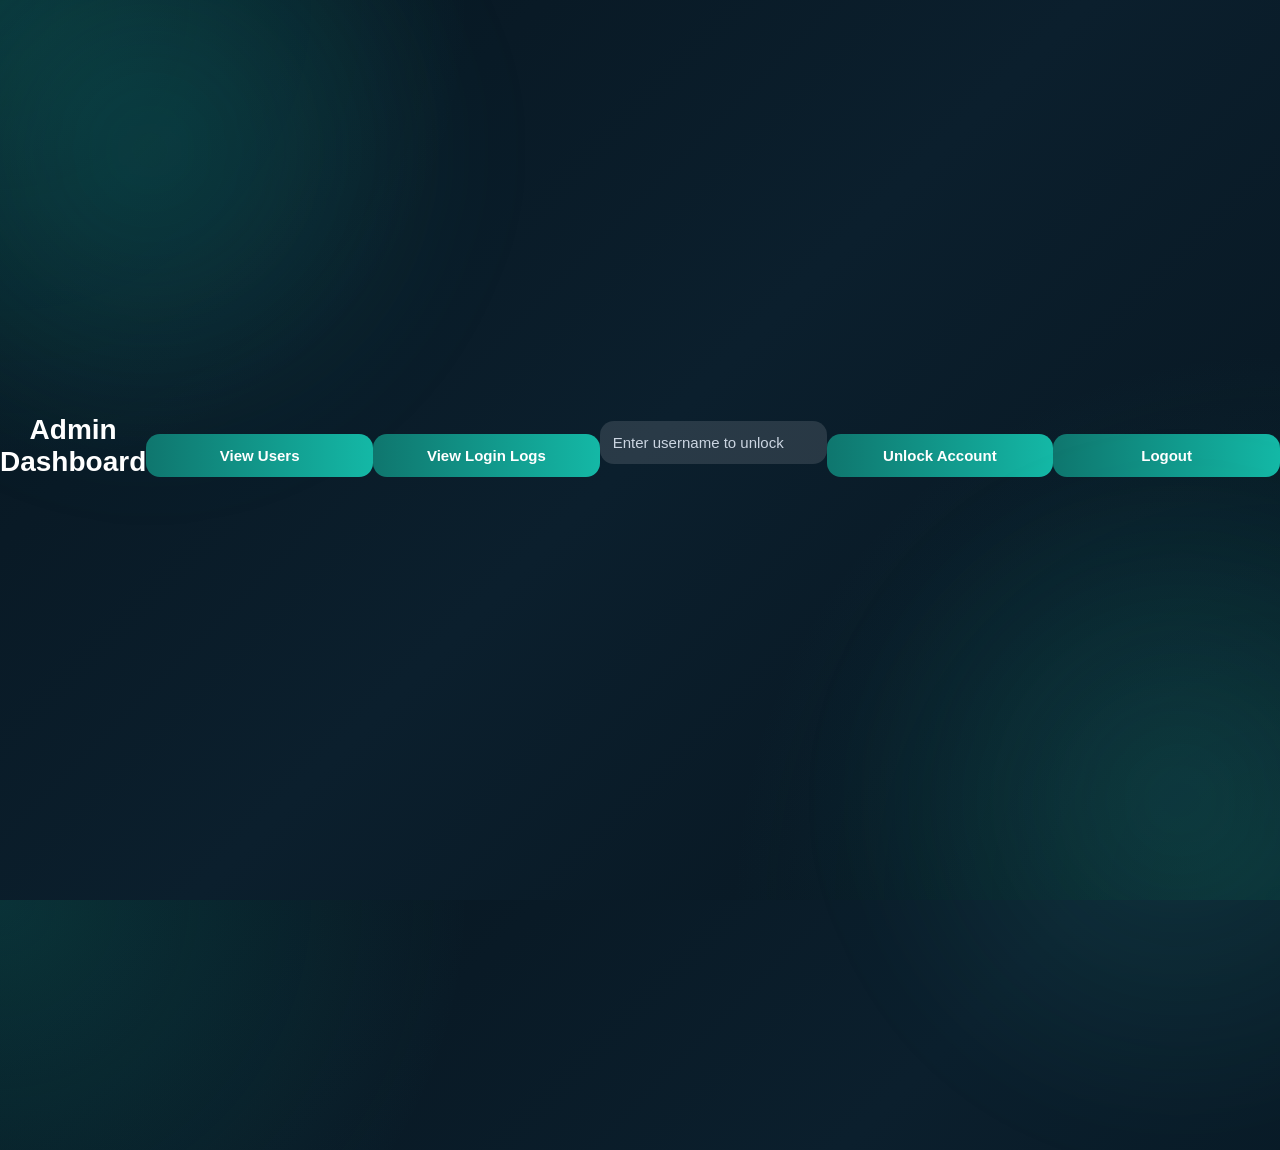
<file: frontend/career-admin.html>
<!DOCTYPE html>
<html>
<head>
    <title>Admin Dashboard</title>
    <link rel="stylesheet" href="career-style.css">
</head>
<body>

<div class="container">
    <h1>Admin Dashboard</h1>

    <button onclick="viewUsers()">View Users</button>
    <button onclick="viewLogs()">View Login Logs</button>

    <input type="text" id="unlockUsername" placeholder="Enter username to unlock">
    <button onclick="unlockUser()">Unlock Account</button>

    <pre id="adminResult"></pre>

    <button onclick="logoutUser()">Logout</button>
</div>

<script src="career-script.js"></script>
</body>
</html>
</file>
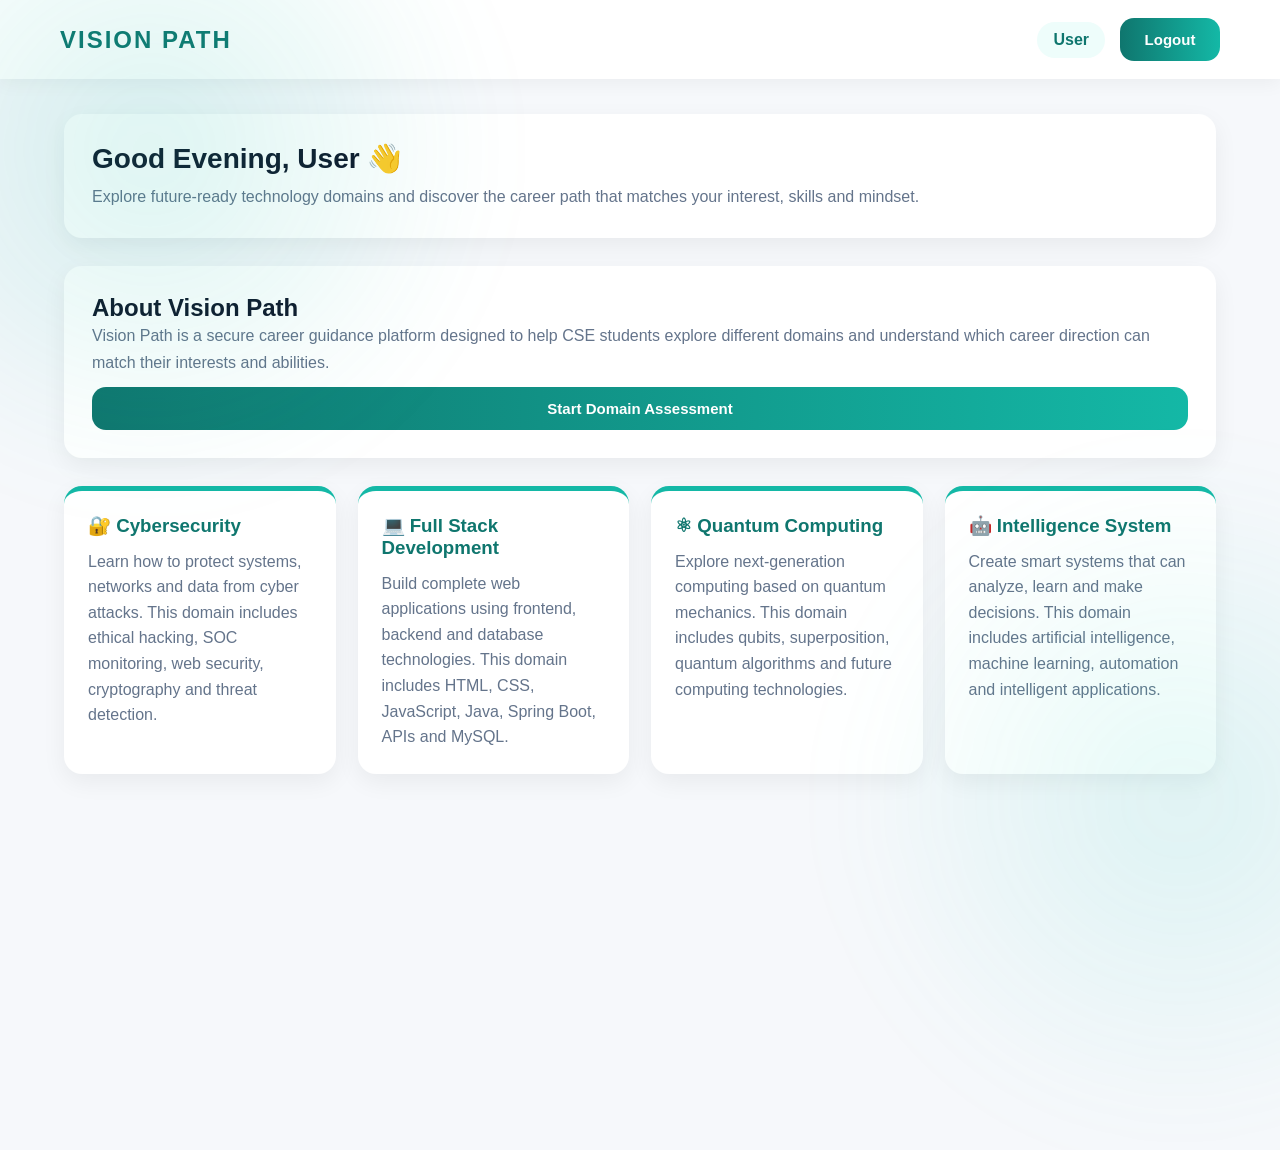
<file: frontend/career-dashboard.html>
<!DOCTYPE html>
<html>
<head>
    <title>Vision Path - Dashboard</title>
    <link rel="stylesheet" href="career-style.css">
</head>

<body class="dashboard-body">

<nav class="navbar">
    <h2>VISION PATH</h2>

    <div class="nav-right">
        <span id="navUsername">User</span>
        <button onclick="logoutUser()">Logout</button>
    </div>
</nav>

<div class="dashboard-container">

    <div class="welcome-card">
        <h1 id="greetingText">Welcome to Vision Path 👋</h1>
        <p>
            Explore future-ready technology domains and discover the career path that matches your interest, skills and mindset.
        </p>
    </div>

    <div class="about-card">

    <h2>About Vision Path</h2>

    <p>
        Vision Path is a secure career guidance platform designed to help CSE students explore different domains and understand which career direction can match their interests and abilities.
    </p>

    <button onclick="window.location.href='career-questions.html'">
        Start Domain Assessment
    </button>

    </div>

    <div class="domain-grid">

        <div class="domain-card">
            <h3>🔐 Cybersecurity</h3>
            <p>
                Learn how to protect systems, networks and data from cyber attacks. This domain includes ethical hacking, SOC monitoring, web security, cryptography and threat detection.
            </p>
        </div>

        <div class="domain-card">
            <h3>💻 Full Stack Development</h3>
            <p>
                Build complete web applications using frontend, backend and database technologies. This domain includes HTML, CSS, JavaScript, Java, Spring Boot, APIs and MySQL.
            </p>
        </div>

        <div class="domain-card">
            <h3>⚛ Quantum Computing</h3>
            <p>
                Explore next-generation computing based on quantum mechanics. This domain includes qubits, superposition, quantum algorithms and future computing technologies.
            </p>
        </div>

        <div class="domain-card">
            <h3>🤖 Intelligence System</h3>
            <p>
                Create smart systems that can analyze, learn and make decisions. This domain includes artificial intelligence, machine learning, automation and intelligent applications.
            </p>
        </div>

    </div>

</div>

<script src="career-script.js"></script>
</body>
</html>
</file>
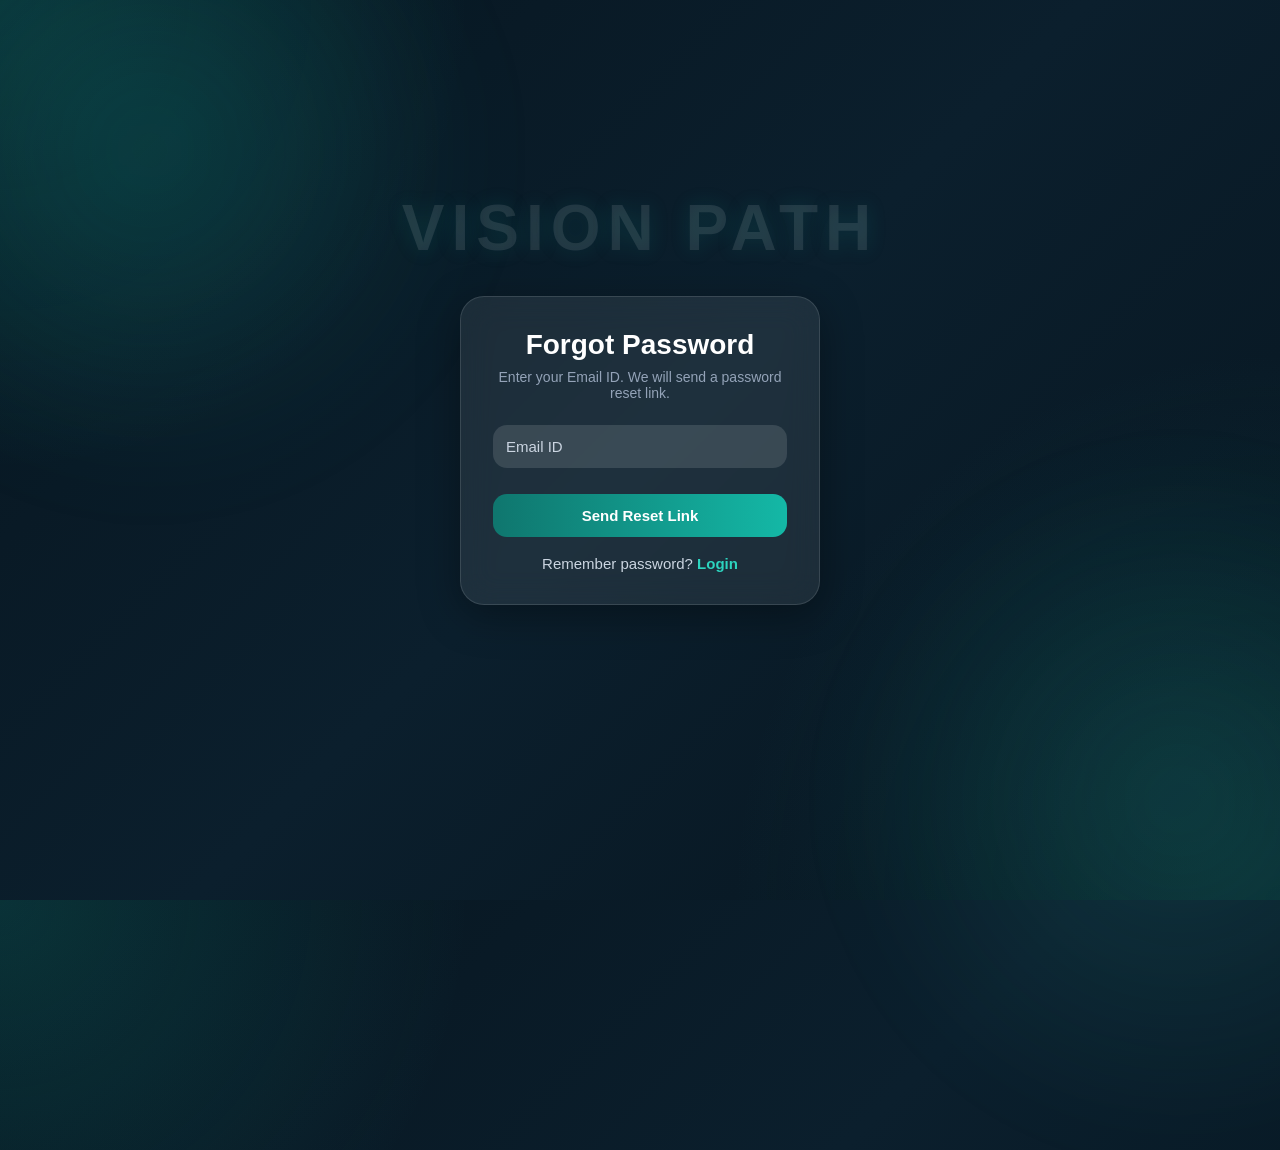
<file: frontend/career-forgot-password.html>
<!DOCTYPE html>
<html>
<head>
    <title>Vision Path - Forgot Password</title>
    <link rel="stylesheet" href="career-style.css">
</head>

<body>

<div class="container">

    <div class="logo">VISION PATH</div>

    <div class="card">

        <h1>Forgot Password</h1>

        <p class="subtitle">
            Enter your Email ID. We will send a password reset link.
        </p>

        <input type="email" id="resetEmail" placeholder="Email ID">

        <button onclick="sendResetLink()">
            Send Reset Link
        </button>

        <p class="bottom-text">
            Remember password?
            <a href="career-login.html">Login</a>
        </p>

        <p id="resetMessage"></p>

    </div>

</div>

<script src="career-script.js"></script>

</body>
</html>
</file>
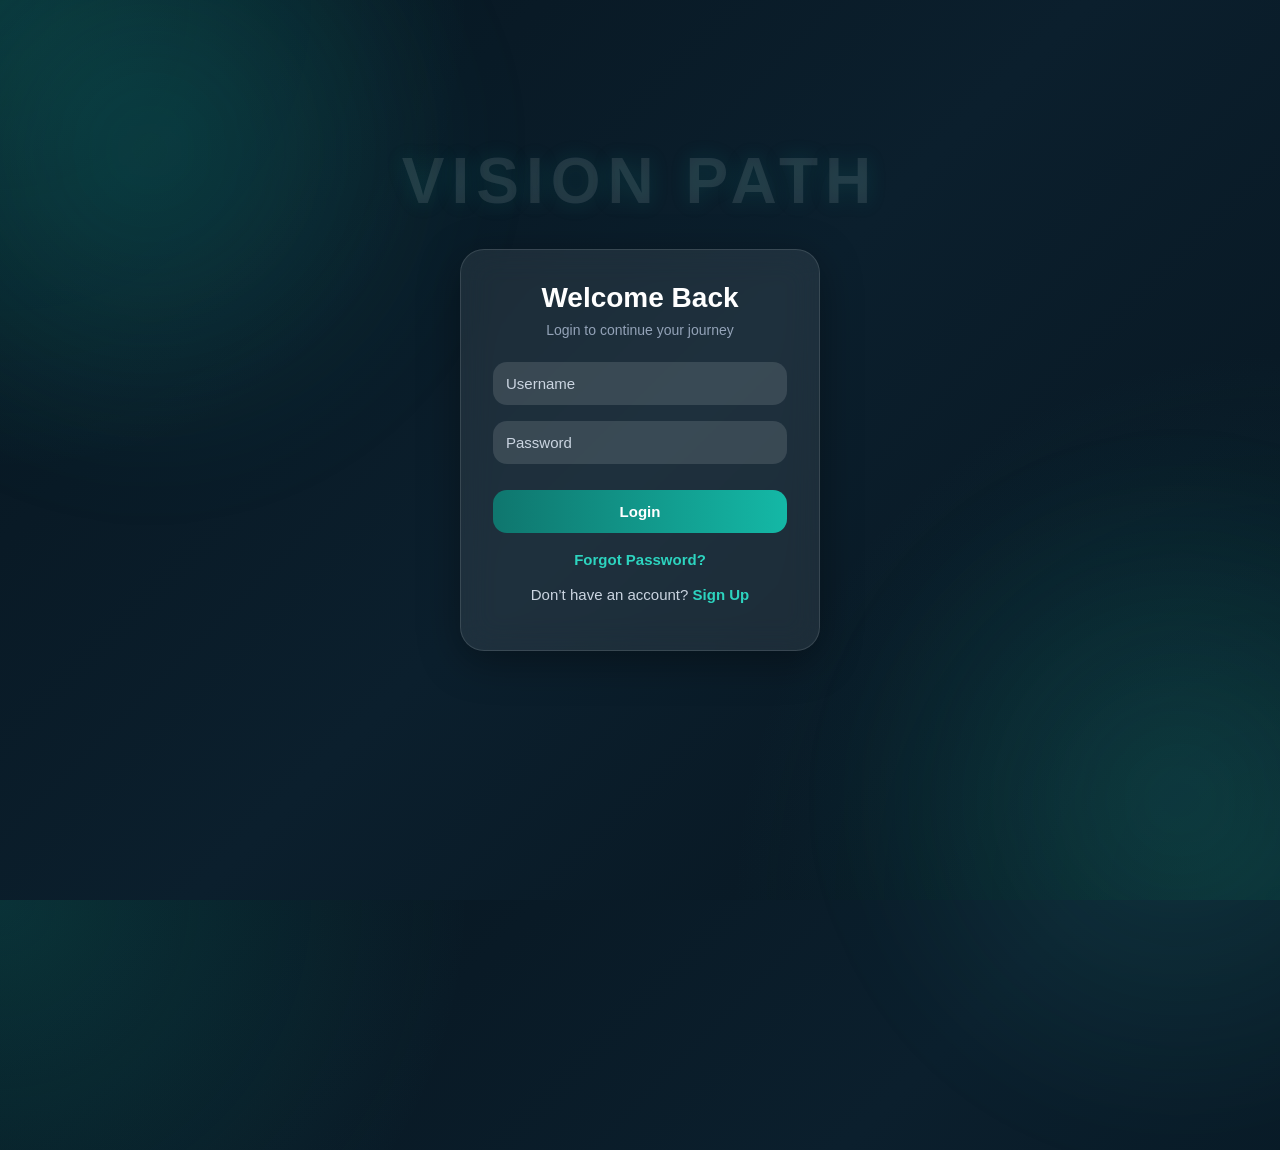
<file: frontend/career-login.html>
<!DOCTYPE html>
<html>
<head>
    <title>Vision Path - Login</title>
    <link rel="stylesheet" href="career-style.css">
</head>

<body>

<div class="container">

    <div class="logo">VISION PATH</div>

    <div class="card">

        <h1>Welcome Back</h1>

        <p class="subtitle">
            Login to continue your journey
        </p>

        <input type="text" id="loginUsername" placeholder="Username">

        <input type="password" id="loginPassword" placeholder="Password">

        <button onclick="loginUser()">
            Login
        </button>

        <p class="bottom-text">
            <a href="career-forgot-password.html">
                Forgot Password?
            </a>
        </p>

        <p class="bottom-text">
            Don’t have an account?
            <a href="career-register.html">Sign Up</a>
        </p>

        <p id="loginMessage"></p>

    </div>

</div>

<script src="career-script.js"></script>

</body>
</html>
</file>
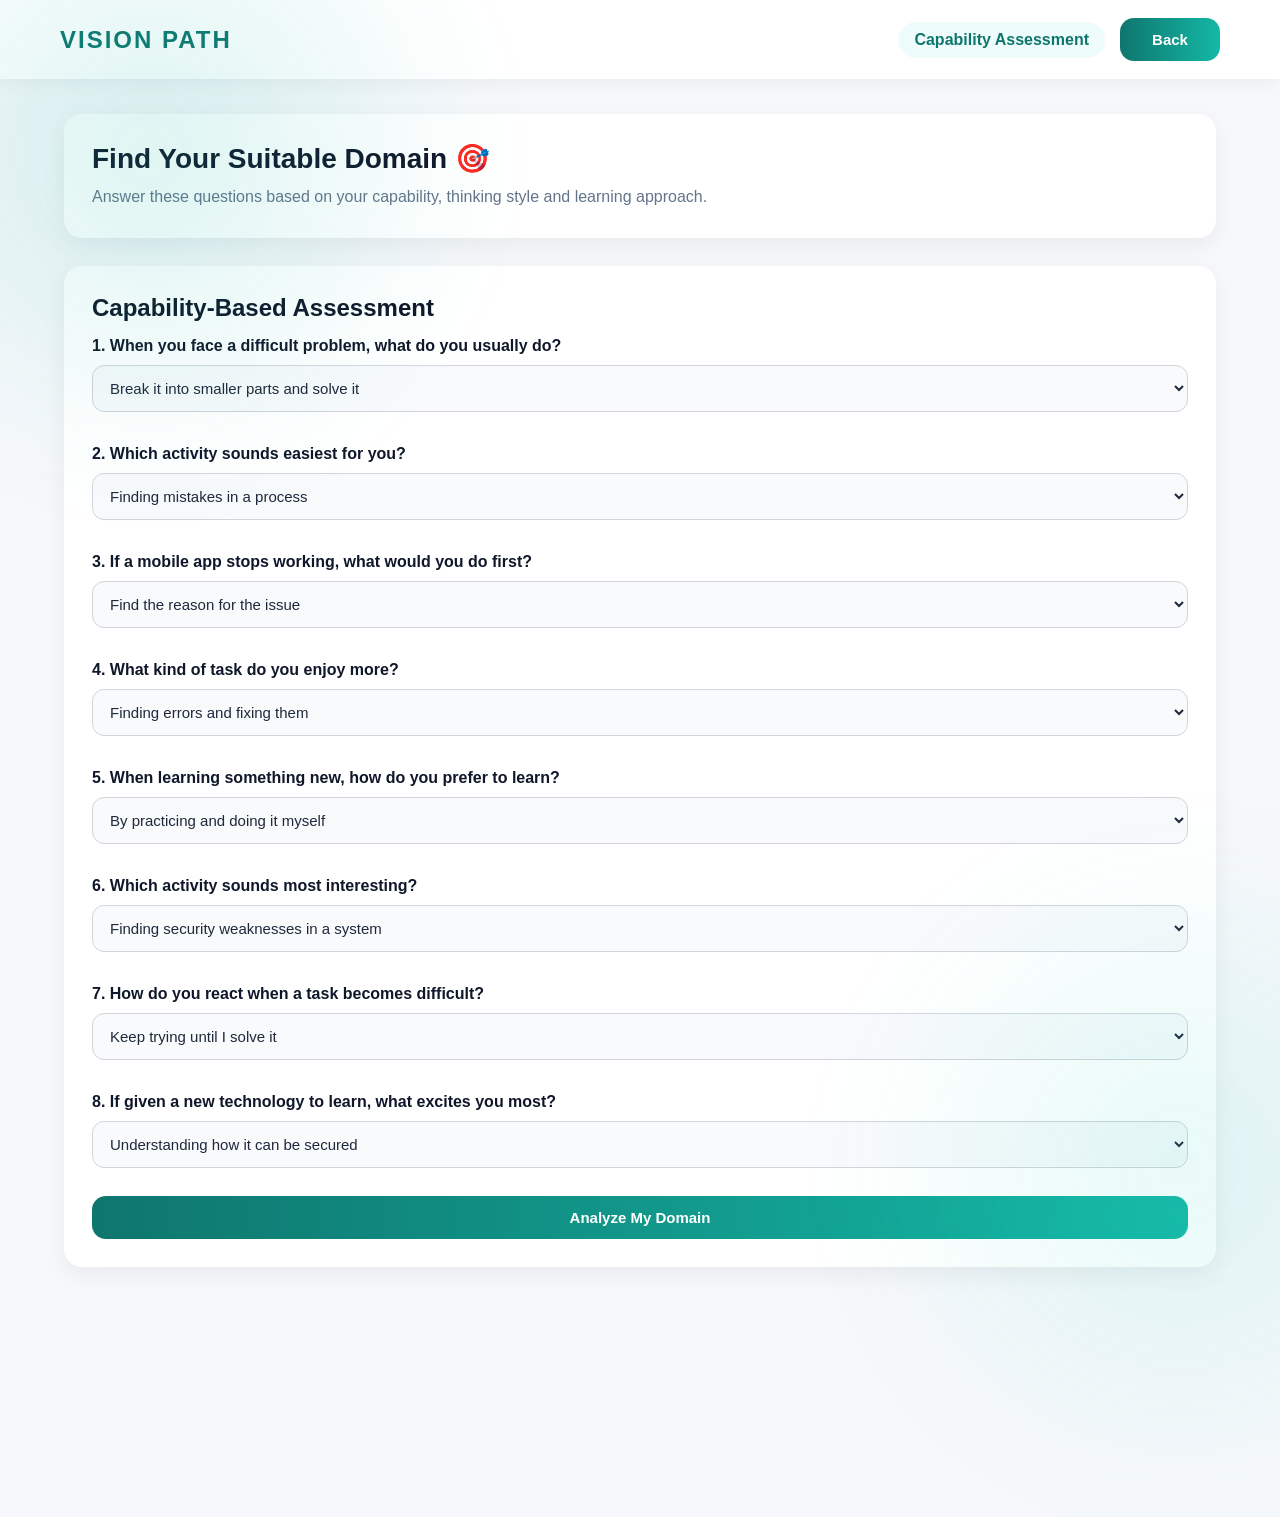
<file: frontend/career-questions.html>
<!DOCTYPE html>
<html>
<head>
    <title>Vision Path - Domain Assessment</title>
    <link rel="stylesheet" href="career-style.css">
</head>

<body class="dashboard-body">

<nav class="navbar">
    <h2>VISION PATH</h2>

    <div class="nav-right">
        <span>Capability Assessment</span>

        <button onclick="window.location.href='career-dashboard.html'">
            Back
        </button>
    </div>
</nav>

<div class="dashboard-container">

    <div class="welcome-card">
        <h1>Find Your Suitable Domain 🎯</h1>
        <p>
            Answer these questions based on your capability, thinking style and learning approach.
        </p>
    </div>

    <div class="about-card">

        <h2>Capability-Based Assessment</h2>

        <label>1. When you face a difficult problem, what do you usually do?</label>
        <select id="q1">
            <option value="cyber">Break it into smaller parts and solve it</option>
            <option value="fullstack">Search for examples and learn from them</option>
            <option value="ai">Try different solutions until one works</option>
            <option value="quantum">Analyze deeply before solving</option>
        </select>

        <label>2. Which activity sounds easiest for you?</label>
        <select id="q2">
            <option value="cyber">Finding mistakes in a process</option>
            <option value="fullstack">Building something step-by-step</option>
            <option value="quantum">Solving puzzles and logical questions</option>
            <option value="ai">Organizing and analyzing information</option>
        </select>

        <label>3. If a mobile app stops working, what would you do first?</label>
        <select id="q3">
            <option value="cyber">Find the reason for the issue</option>
            <option value="fullstack">Reinstall or test the app again</option>
            <option value="ai">Search online for solutions</option>
            <option value="quantum">Think logically about what changed</option>
        </select>

        <label>4. What kind of task do you enjoy more?</label>
        <select id="q4">
            <option value="cyber">Finding errors and fixing them</option>
            <option value="fullstack">Creating websites/apps</option>
            <option value="quantum">Solving logical puzzles</option>
            <option value="ai">Organizing information</option>
        </select>

        <label>5. When learning something new, how do you prefer to learn?</label>
        <select id="q5">
            <option value="fullstack">By practicing and doing it myself</option>
            <option value="ai">By watching videos and examples</option>
            <option value="quantum">By reading and understanding concepts</option>
            <option value="cyber">By testing and finding how it works</option>
        </select>

        <label>6. Which activity sounds most interesting?</label>
        <select id="q6">
            <option value="cyber">Finding security weaknesses in a system</option>
            <option value="fullstack">Creating a website or application</option>
            <option value="quantum">Solving advanced mathematical puzzles</option>
            <option value="ai">Teaching a computer to make decisions</option>
        </select>

        <label>7. How do you react when a task becomes difficult?</label>
        <select id="q7">
            <option value="quantum">Keep trying until I solve it</option>
            <option value="cyber">Take a break and investigate again</option>
            <option value="fullstack">Search for help and resources</option>
            <option value="ai">Try another method or tool</option>
        </select>

        <label>8. If given a new technology to learn, what excites you most?</label>
        <select id="q8">
            <option value="cyber">Understanding how it can be secured</option>
            <option value="fullstack">Building projects with it</option>
            <option value="quantum">Learning the science behind it</option>
            <option value="ai">Making it smarter using data</option>
        </select>

        <button onclick="calculateDomain()">
            Analyze My Domain
        </button>

    </div>

</div>

<script src="career-script.js"></script>
</body>
</html>
</file>
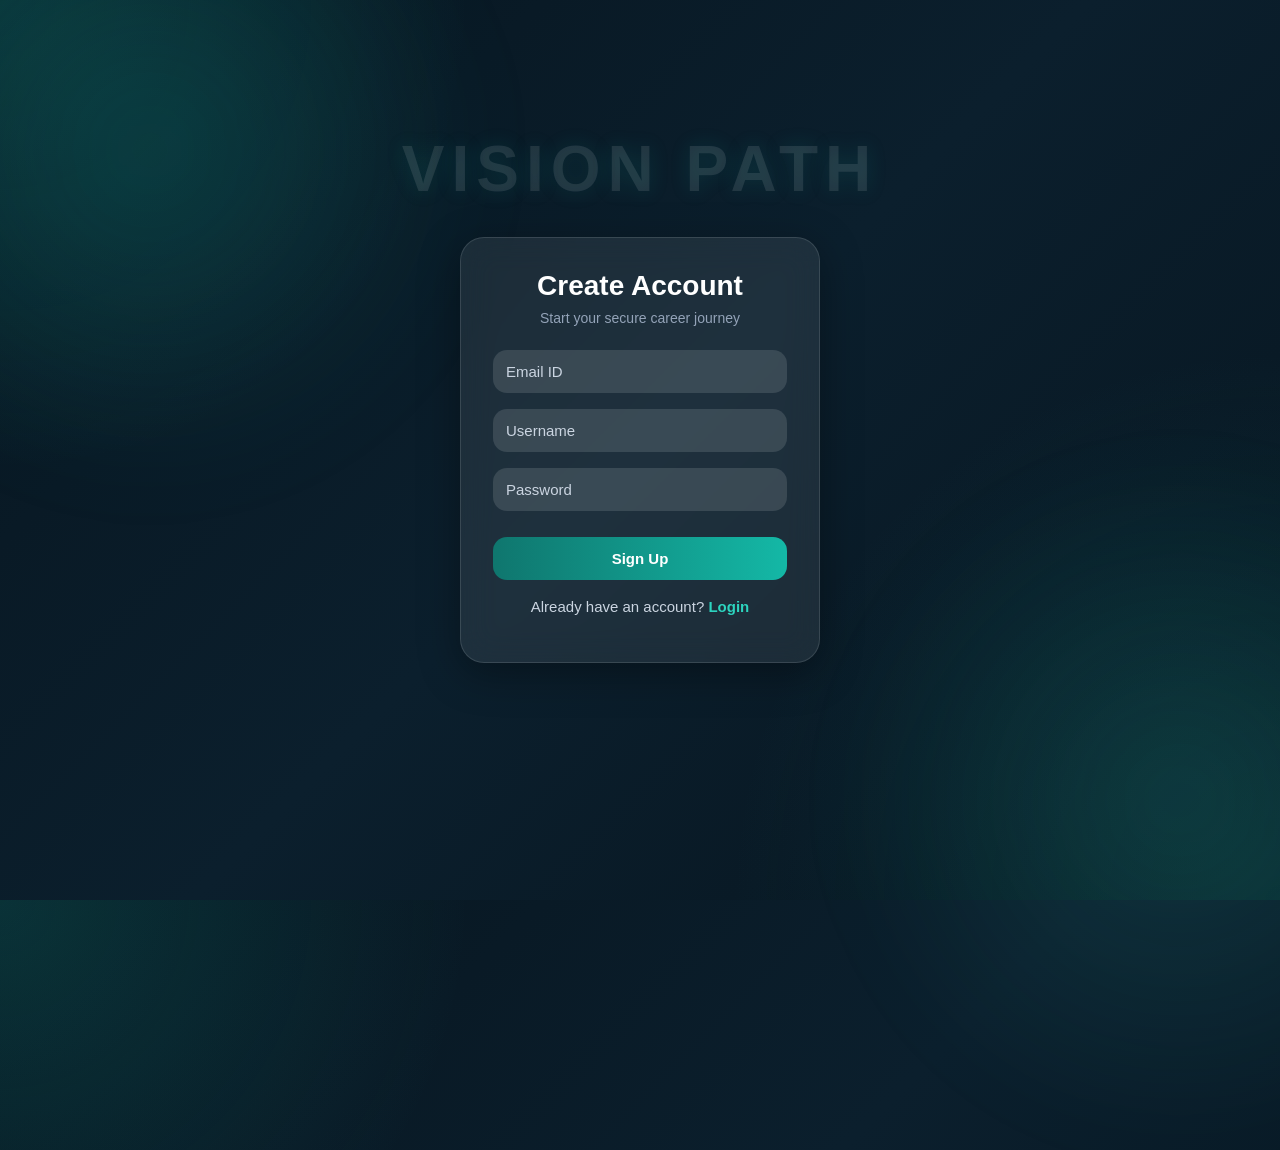
<file: frontend/career-register.html>
<!DOCTYPE html>
<html>
<head>
    <title>Vision Path - Signup</title>
    <link rel="stylesheet" href="career-style.css">
</head>

<body>

<div class="container">

    <div class="logo">VISION PATH</div>

    <div class="card">

        <h1>Create Account</h1>

        <p class="subtitle">
            Start your secure career journey
        </p>

        <input type="email" id="registerEmail" placeholder="Email ID">

        <input type="text" id="registerUsername" placeholder="Username">

        <input type="password" id="registerPassword" placeholder="Password">

        <button onclick="registerUser()">
            Sign Up
        </button>

        <p class="bottom-text">
            Already have an account?
            <a href="career-login.html">Login</a>
        </p>

        <p id="registerMessage"></p>

    </div>

</div>

<script src="career-script.js"></script>

</body>
</html>
</file>
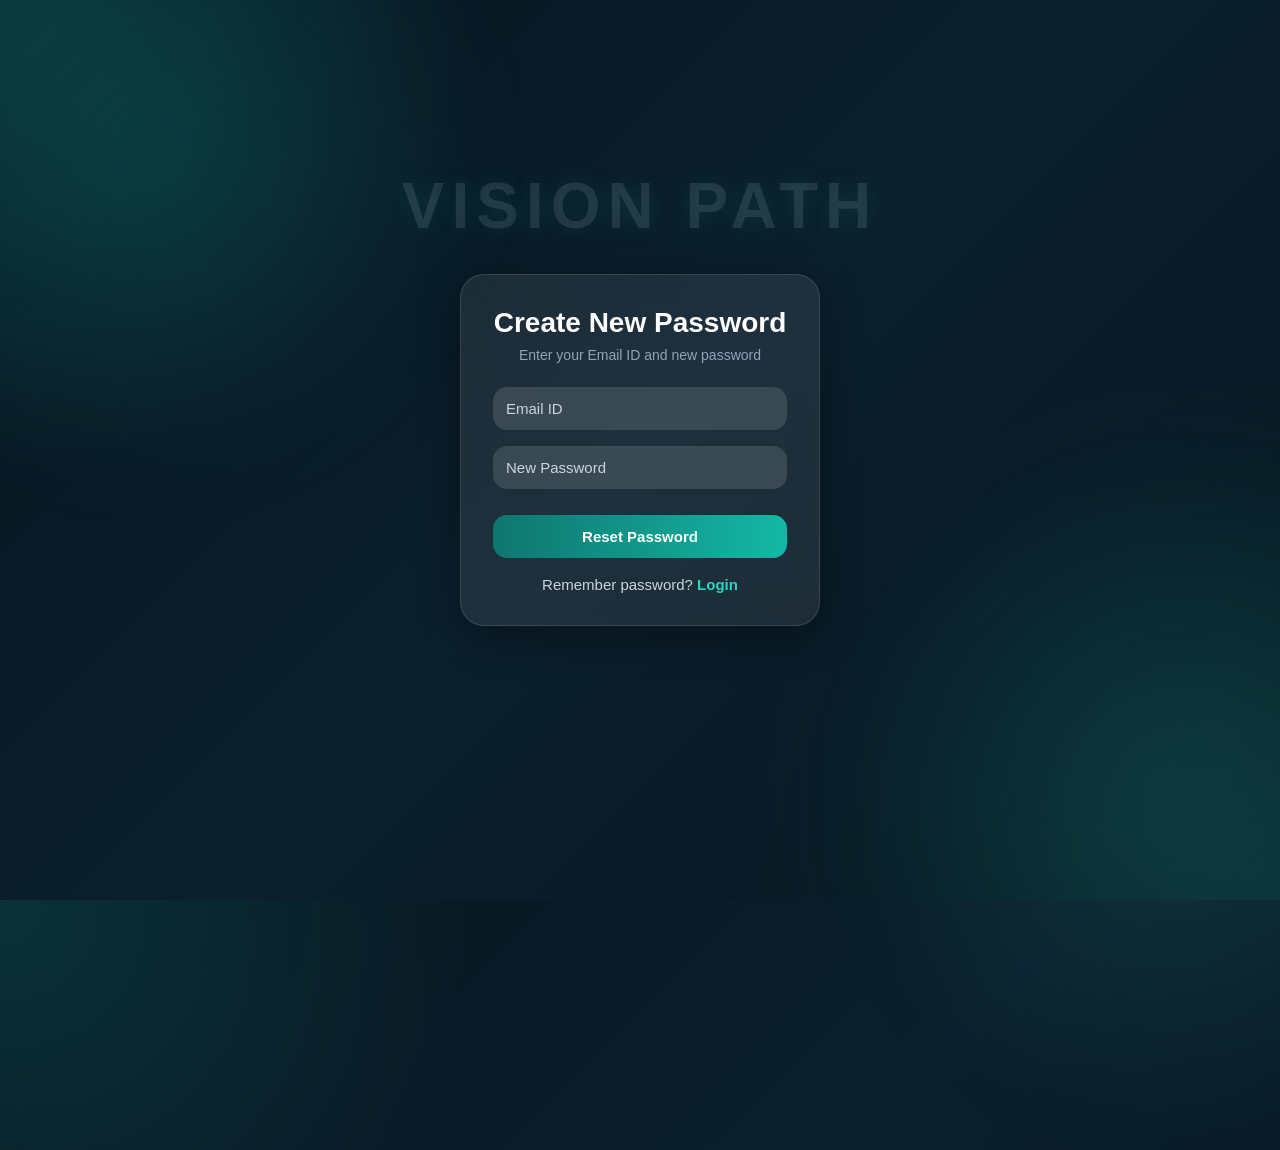
<file: frontend/career-reset-password.html>
<!DOCTYPE html>
<html>
<head>
    <title>Vision Path - Reset Password</title>
    <link rel="stylesheet" href="career-style.css">
</head>

<body>

<div class="container">

    <div class="logo">VISION PATH</div>

    <div class="card">

        <h1>Create New Password</h1>

        <p class="subtitle">
            Enter your Email ID and new password
        </p>

        <input type="email" id="resetEmail" placeholder="Email ID">

        <input type="password" id="newPassword" placeholder="New Password">

        <button onclick="resetPassword()">
            Reset Password
        </button>

        <p class="bottom-text">
            Remember password?
            <a href="career-login.html">Login</a>
        </p>

        <p id="resetMessage"></p>

    </div>

</div>

<script src="career-script.js"></script>

</body>
</html>
</file>
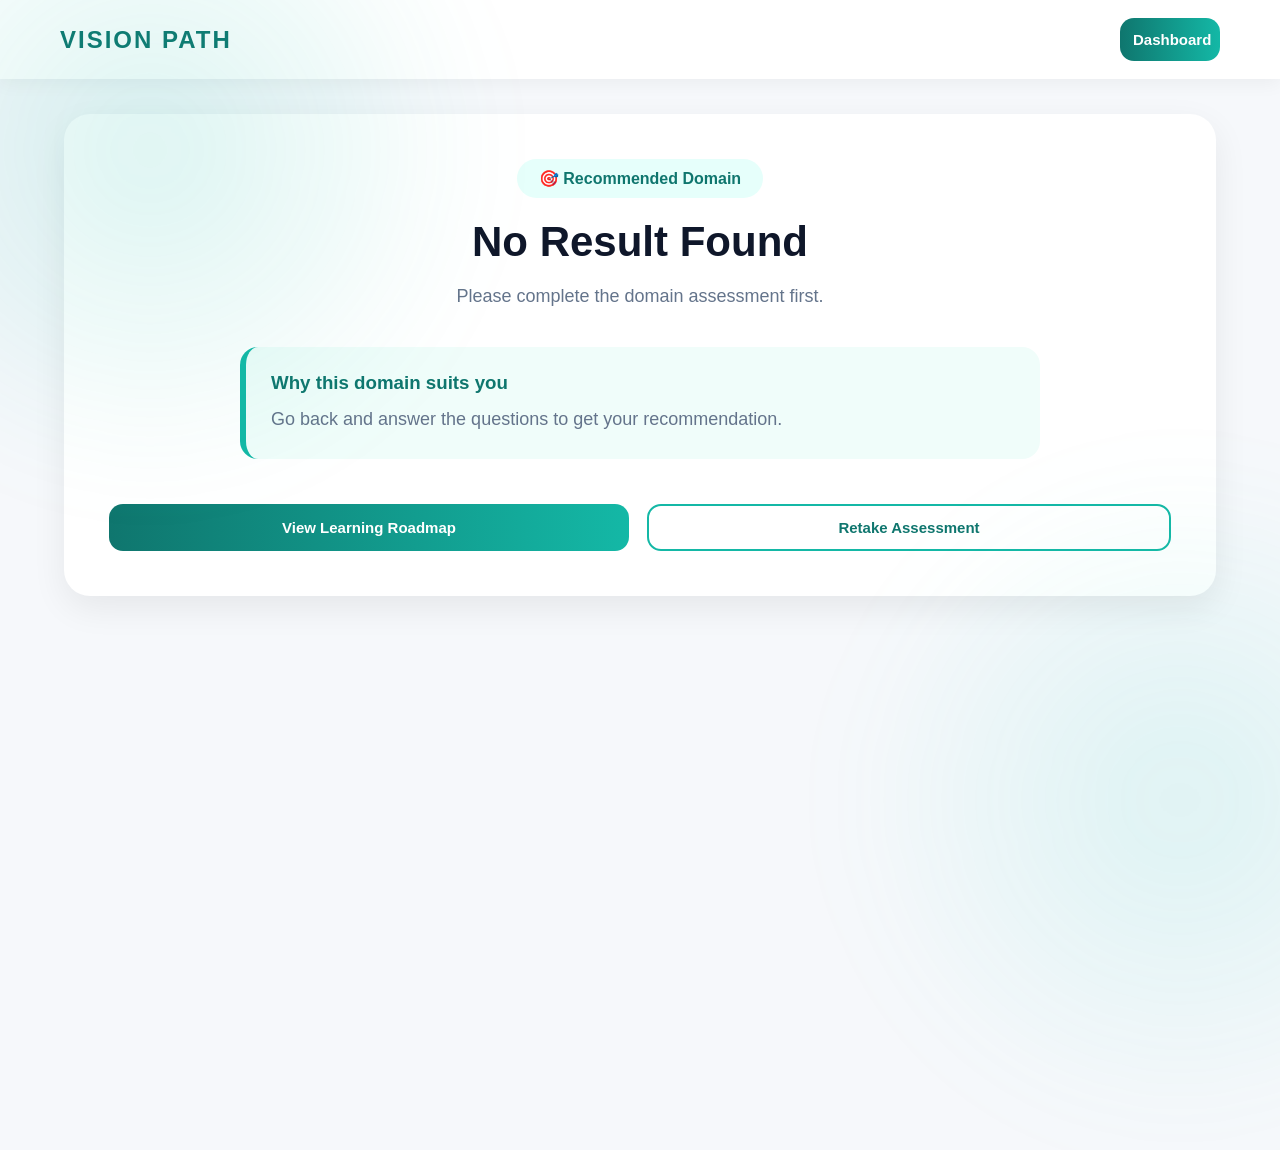
<file: frontend/career-result.html>
<!DOCTYPE html>
<html>
<head>
    <title>Vision Path - Result</title>
    <link rel="stylesheet" href="career-style.css">
</head>

<body class="dashboard-body">

<nav class="navbar">
    <h2>VISION PATH</h2>

    <div class="nav-right">
        <button onclick="window.location.href='career-dashboard.html'">
            Dashboard
        </button>
    </div>
</nav>

<div class="dashboard-container">

    <div class="result-card">

        <div class="result-badge">🎯 Recommended Domain</div>

        <h1 id="resultTitle">Your Career Match</h1>

        <p id="resultDescription">
            Your personalized domain recommendation will appear here.
        </p>

        <div class="result-highlight">
            <h3>Why this domain suits you</h3>
            <p id="resultReason"></p>
        </div>

        <div class="result-actions">
            <button onclick="window.location.href='career-roadmap.html'">
                View Learning Roadmap
            </button>

            <button class="secondary-btn" onclick="window.location.href='career-questions.html'">
                Retake Assessment
            </button>
        </div>

    </div>

</div>

<script>
    const result = localStorage.getItem("domainResult") || "";

    const resultTitle = document.getElementById("resultTitle");
    const resultDescription = document.getElementById("resultDescription");
    const resultReason = document.getElementById("resultReason");

    if (result.includes("Cybersecurity")) {
        resultTitle.innerText = "🔐 Cybersecurity";
        resultDescription.innerText = "You are best suited for Cybersecurity.";
        resultReason.innerText = "You show interest in security, networking, system protection and analytical problem-solving.";
    }

    else if (result.includes("Full Stack")) {
        resultTitle.innerText = "💻 Full Stack Development";
        resultDescription.innerText = "You are best suited for Full Stack Development.";
        resultReason.innerText = "You enjoy building applications, solving real-world problems and understanding how software works.";
    }

    else if (result.includes("Quantum")) {
        resultTitle.innerText = "⚛ Quantum Computing";
        resultDescription.innerText = "You are best suited for Quantum Computing.";
        resultReason.innerText = "You enjoy mathematics, research, logic and future computing technologies.";
    }

    else if (result.includes("Intelligence")) {
        resultTitle.innerText = "🤖 Intelligence System";
        resultDescription.innerText = "You are best suited for Intelligence System.";
        resultReason.innerText = "You are interested in AI, automation, data and smart decision-making systems.";
    }

    else {
        resultTitle.innerText = "No Result Found";
        resultDescription.innerText = "Please complete the domain assessment first.";
        resultReason.innerText = "Go back and answer the questions to get your recommendation.";
    }
</script>

</body>
</html>
</file>
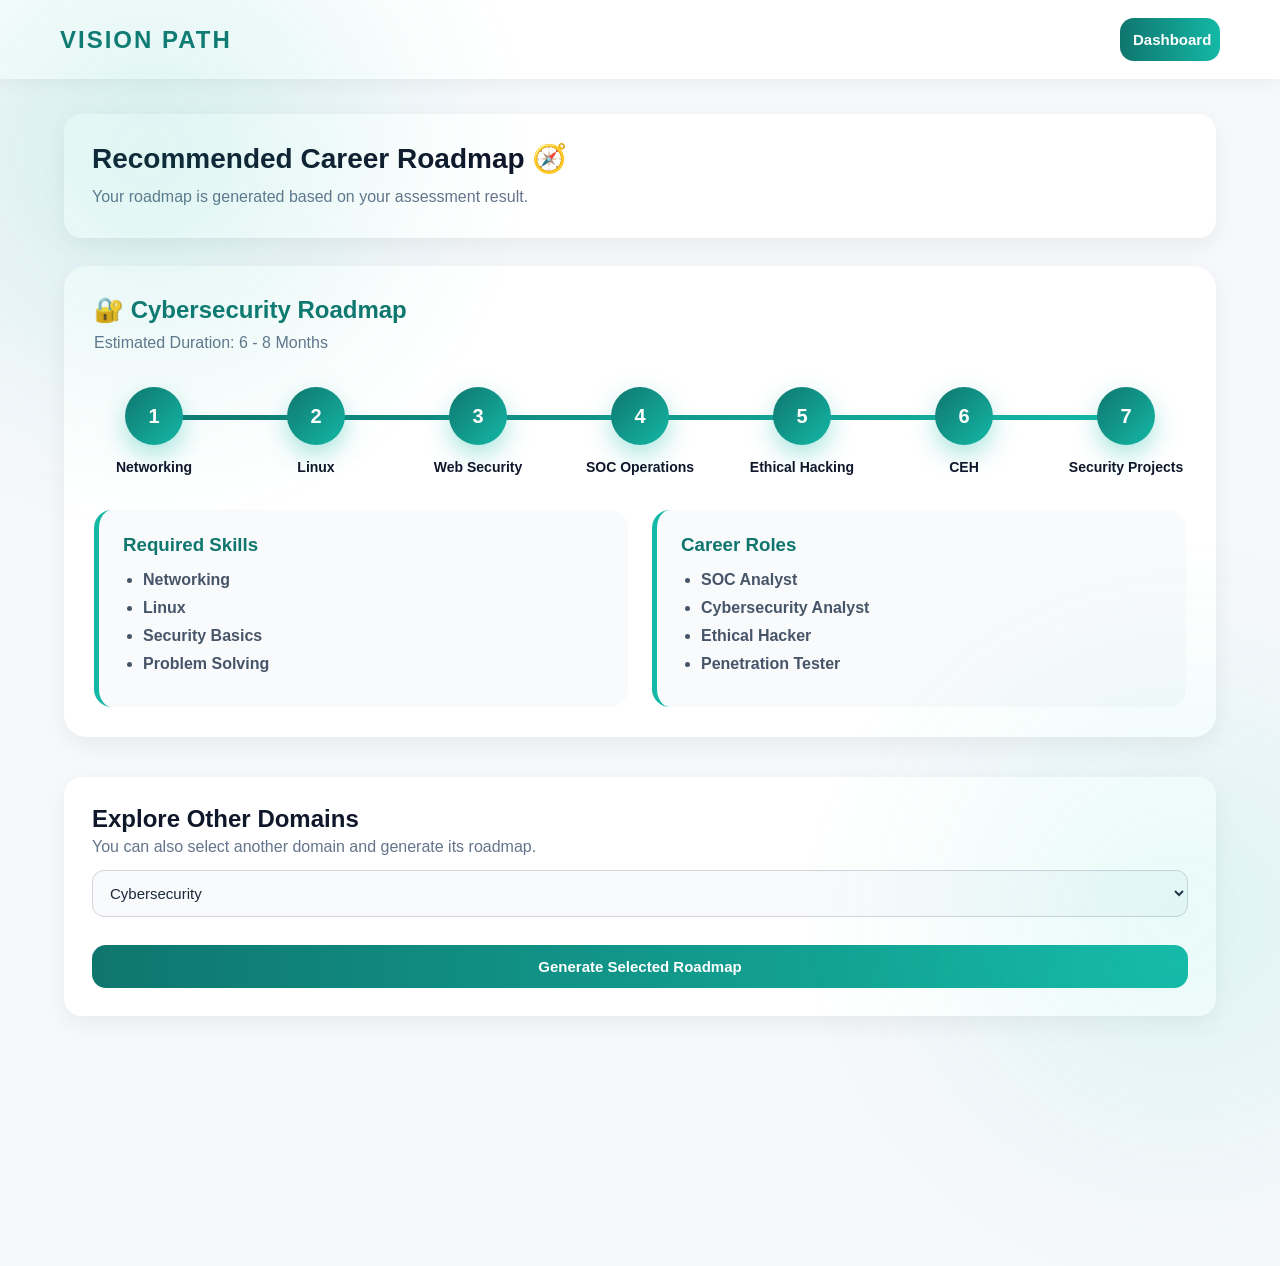
<file: frontend/career-roadmap.html>
<!DOCTYPE html>
<html>
<head>
    <title>Vision Path - Roadmap</title>
    <link rel="stylesheet" href="career-style.css">
</head>

<body class="dashboard-body">

<nav class="navbar">
    <h2>VISION PATH</h2>
    <div class="nav-right">
        <button onclick="window.location.href='career-dashboard.html'">
            Dashboard
        </button>
    </div>
</nav>

<div class="dashboard-container">

    <div class="welcome-card">
        <h1>Recommended Career Roadmap 🧭</h1>
        <p>Your roadmap is generated based on your assessment result.</p>
    </div>

    <!-- Recommended Roadmap -->
    <div class="roadmap-output">

        <div class="roadmap-summary">
            <h2 id="roadmapTitle">Recommended Roadmap</h2>
            <p id="roadmapDuration">Loading your roadmap...</p>
        </div>

        <div id="roadmapPath" class="roadmap-path"></div>

        <div class="roadmap-info-grid">

            <div class="roadmap-info-card">
                <h3>Required Skills</h3>
                <ul id="skillsList"></ul>
            </div>

            <div class="roadmap-info-card">
                <h3>Career Roles</h3>
                <ul id="rolesList"></ul>
            </div>

        </div>

    </div>

    <!-- Explore Other Domains -->
    <div class="about-card explore-domain-section">

        <h2>Explore Other Domains</h2>
        <p>You can also select another domain and generate its roadmap.</p>

        <select id="roadmapDomain">
            <option value="cyber">Cybersecurity</option>
            <option value="fullstack">Full Stack Development</option>
            <option value="quantum">Quantum Computing</option>
            <option value="ai">Intelligence System</option>
        </select>

        <button onclick="generateOtherRoadmap()">
            Generate Selected Roadmap
        </button>

    </div>

    <!-- Other Domain Roadmap -->
    <div id="otherRoadmapSection" class="roadmap-output" style="display:none; margin-top:40px;">

        <div class="roadmap-summary">
            <h2 id="otherRoadmapTitle"></h2>
            <p id="otherRoadmapDuration"></p>
        </div>

        <div id="otherRoadmapPath" class="roadmap-path"></div>

        <div class="roadmap-info-grid">

            <div class="roadmap-info-card">
                <h3>Required Skills</h3>
                <ul id="otherSkillsList"></ul>
            </div>

            <div class="roadmap-info-card">
                <h3>Career Roles</h3>
                <ul id="otherRolesList"></ul>
            </div>

        </div>

    </div>

</div>

<script src="career-script.js"></script>
<script>
    loadRecommendedRoadmap();
</script>

</body>
</html>
</file>
<file: frontend/career-style.css>
*{
    margin:0;
    padding:0;
    box-sizing:border-box;
}

body{

    font-family:'Segoe UI',sans-serif;

    min-height:100vh;

    display:flex;
    justify-content:center;
    align-items:center;

    overflow:hidden;

    background:
    radial-gradient(circle at top left,
    rgba(20,184,166,0.18),
    transparent 30%),

    radial-gradient(circle at bottom right,
    rgba(15,118,110,0.22),
    transparent 35%),

    linear-gradient(
        135deg,
        #07151f,
        #0b1f2d,
        #07151f
    );

    position:relative;
}

/* Background Glow */

body::before{

    content:"";

    position:absolute;

    width:700px;
    height:700px;

    background:
    radial-gradient(circle,
    rgba(20,184,166,0.15),
    transparent 70%);

    top:-200px;
    left:-200px;

    filter:blur(40px);
}

body::after{

    content:"";

    position:absolute;

    width:700px;
    height:700px;

    background:
    radial-gradient(circle,
    rgba(45,212,191,0.12),
    transparent 70%);

    bottom:-250px;
    right:-250px;

    filter:blur(40px);
}

/* Container */

.container{

    position:relative;

    width:100%;

    display:flex;
    justify-content:center;
    align-items:center;
}

/* Vision Path Logo */

.logo{

    position:absolute;

    top:-105px;

    left:50%;

    transform:translateX(-50%);

    font-size:64px;

    font-weight:900;

    letter-spacing:7px;

    color:rgba(255,255,255,0.10);

    text-transform:uppercase;

    white-space:nowrap;

    text-shadow:
    0 0 20px rgba(20,184,166,0.15);
}

/* Card */

.card{

    width:360px;

    padding:32px;

    border-radius:24px;

    background:
    rgba(255,255,255,0.08);

    border:
    1px solid rgba(255,255,255,0.12);

    backdrop-filter:blur(16px);

    box-shadow:
    0 10px 40px rgba(0,0,0,0.35);

    z-index:10;
}

/* Headings */

h1{

    color:white;

    font-size:28px;

    margin-bottom:8px;

    text-align:center;
}

.subtitle{

    color:#94a3b8;

    text-align:center;

    margin-bottom:24px;

    font-size:14px;
}

/* Inputs */

input{

    width:100%;

    padding:13px;

    margin-bottom:16px;

    border:none;

    border-radius:14px;

    background:
    rgba(255,255,255,0.12);

    color:white;

    outline:none;

    font-size:15px;

    transition:0.3s;
}

input::placeholder{

    color:#cbd5e1;
}

input:focus{

    border:
    1px solid #14b8a6;

    box-shadow:
    0 0 15px rgba(20,184,166,0.45);
}

/* Buttons */

button{

    width:100%;

    padding:13px;

    border:none;

    border-radius:14px;

    cursor:pointer;

    font-size:15px;

    font-weight:700;

    margin-top:10px;

    transition:0.3s;

    background:
    linear-gradient(
        90deg,
        #0f766e,
        #14b8a6
    );

    color:white;
}

button:hover{

    transform:translateY(-2px);

    box-shadow:
    0 10px 20px rgba(20,184,166,0.35);
}

/* Google Button */

.google-btn{

    background:
    rgba(255,255,255,0.12);

    color:white;

    border:
    1px solid rgba(255,255,255,0.1);
}

.google-btn:hover{

    background:
    rgba(255,255,255,0.18);
}

/* Bottom Text */

.bottom-text{

    text-align:center;

    margin-top:18px;

    color:#cbd5e1;

    font-size:15px;
}

a{

    color:#2dd4bf;

    text-decoration:none;

    font-weight:700;
}

a:hover{

    text-shadow:
    0 0 10px #14b8a6;
}

/* Messages */

#loginMessage,
#registerMessage{

    margin-top:15px;

    text-align:center;

    color:#2dd4bf;
}

.dashboard-body {
    display: block;
    overflow-y: auto;
    background: #f6f8fb;
    color: #1e293b;
}

.navbar {
    width: 100%;
    padding: 18px 60px;
    background: white;
    display: flex;
    justify-content: space-between;
    align-items: center;
    box-shadow: 0 4px 18px rgba(0,0,0,0.05);
}

.navbar h2 {
    color: #0f766e;
    letter-spacing: 2px;
}

.navbar button {
    width: 120px;
    margin: 0;
}

.dashboard-container {
    width: 90%;
    margin: 35px auto;
}

.welcome-card,
.info-section,
.recommend-card {
    background: white;
    padding: 28px;
    border-radius: 18px;
    margin-bottom: 28px;
    box-shadow: 0 8px 25px rgba(0,0,0,0.06);
}

.welcome-card h1 {
    color: #0f172a;
    text-align: left;
}

.welcome-card p {
    color: #64748b;
}

.domain-grid {
    display: grid;
    grid-template-columns: repeat(4, 1fr);
    gap: 22px;
    margin-bottom: 30px;
}

.domain-card {
    background: white;
    padding: 24px;
    border-radius: 18px;
    cursor: pointer;
    box-shadow: 0 8px 25px rgba(0,0,0,0.06);
    transition: 0.3s;
    border-top: 5px solid #14b8a6;
}

.domain-card:hover {
    transform: translateY(-6px);
    box-shadow: 0 14px 35px rgba(20,184,166,0.22);
}

.domain-card h3 {
    color: #0f766e;
    margin-bottom: 12px;
}

.domain-card p {
    color: #64748b;
}

.info-section h2 {
    color: #0f766e;
    margin-bottom: 12px;
}

.info-section p {
    line-height: 1.7;
    color: #475569;
}

.recommend-card h2 {
    color: #0f766e;
    margin-bottom: 18px;
}

.recommend-card input {
    background: #f8fafc;
    color: #1e293b;
    border: 1px solid #e2e8f0;
}

#recommendationResult {
    background: #f8fafc;
    color: #0f766e;
    border: 1px solid #dbeafe;
}

@media(max-width: 900px) {
    .domain-grid {
        grid-template-columns: repeat(2, 1fr);
    }
}

.dashboard-body {
    display: block;
    overflow-y: auto;
    background: #f6f8fb;
    color: #1e293b;
}

.navbar {
    width: 100%;
    padding: 18px 60px;
    background: white;
    display: flex;
    justify-content: space-between;
    align-items: center;
    box-shadow: 0 4px 18px rgba(0,0,0,0.05);
}

.navbar h2 {
    color: #0f766e;
    letter-spacing: 2px;
}

.nav-right {
    display: flex;
    align-items: center;
    gap: 15px;
}

.nav-right span {
    background: #eefdfb;
    color: #0f766e;
    padding: 9px 16px;
    border-radius: 20px;
    font-weight: 700;
}

.nav-right button {
    width: 100px;
    margin: 0;
}

.dashboard-container {
    width: 90%;
    margin: 35px auto;
}

.welcome-card,
.about-card {
    background: white;
    padding: 28px;
    border-radius: 18px;
    margin-bottom: 28px;
    box-shadow: 0 8px 25px rgba(0,0,0,0.06);
}

.welcome-card h1,
.about-card h2 {
    color: #0f172a;
    text-align: left;
}

.welcome-card p,
.about-card p {
    color: #64748b;
    line-height: 1.7;
}

.domain-grid {
    display: grid;
    grid-template-columns: repeat(4, 1fr);
    gap: 22px;
}

.domain-card {
    background: white;
    padding: 24px;
    border-radius: 18px;
    box-shadow: 0 8px 25px rgba(0,0,0,0.06);
    border-top: 5px solid #14b8a6;
    transition: 0.3s;
}

.domain-card:hover {
    transform: translateY(-6px);
    box-shadow: 0 14px 35px rgba(20,184,166,0.22);
}

.domain-card h3 {
    color: #0f766e;
    margin-bottom: 12px;
}

.domain-card p {
    color: #64748b;
    line-height: 1.6;
}

@media(max-width: 900px) {
    .domain-grid {
        grid-template-columns: repeat(2, 1fr);
    }
}

select {
    width: 100%;
    padding: 13px;
    margin: 10px 0 18px 0;
    border-radius: 12px;
    border: 1px solid #d1d5db;
    background: #f8fafc;
    color: #1e293b;
    font-size: 15px;
    outline: none;
}

label {
    display: block;
    margin-top: 15px;
    font-weight: 700;
    color: #0f172a;
}

#domainResult {
    background: #f8fafc;
    color: #0f766e;
    border: 1px solid #dbeafe;
}

.roadmap-output {
    background: white;
    padding: 30px;
    border-radius: 22px;
    box-shadow: 0 8px 25px rgba(0,0,0,0.06);
    margin-bottom: 40px;
}

.roadmap-summary h2 {
    color: #0f766e;
    margin-bottom: 10px;
}

.roadmap-summary p {
    color: #64748b;
    margin-bottom: 30px;
}

.roadmap-path {
    display: flex;
    justify-content: space-between;
    align-items: flex-start;
    gap: 18px;
    margin: 35px 0;
    position: relative;
}

.roadmap-path::before {
    content: "";
    position: absolute;
    top: 28px;
    left: 40px;
    right: 40px;
    height: 5px;
    background: linear-gradient(90deg, #0f766e, #14b8a6);
    border-radius: 20px;
    z-index: 0;
}

.roadmap-step {
    position: relative;
    z-index: 1;
    text-align: center;
    width: 120px;
}

.step-circle {
    width: 58px;
    height: 58px;
    margin: auto;
    border-radius: 50%;
    background: linear-gradient(135deg, #0f766e, #14b8a6);
    color: white;
    display: flex;
    justify-content: center;
    align-items: center;
    font-weight: 800;
    font-size: 20px;
    box-shadow: 0 10px 25px rgba(20,184,166,0.35);
}

.step-text {
    margin-top: 14px;
    color: #0f172a;
    font-weight: 700;
    font-size: 14px;
}

.roadmap-info-grid {
    display: grid;
    grid-template-columns: repeat(2, 1fr);
    gap: 24px;
    margin-top: 30px;
}

.roadmap-info-card {
    background: #f8fafc;
    padding: 24px;
    border-radius: 18px;
    border-left: 5px solid #14b8a6;
}

.roadmap-info-card h3 {
    color: #0f766e;
    margin-bottom: 15px;
}

.roadmap-info-card ul {
    padding-left: 20px;
}

.roadmap-info-card li {
    color: #475569;
    margin-bottom: 10px;
    font-weight: 600;
}

@media(max-width: 900px) {
    .roadmap-path {
        flex-direction: column;
        align-items: center;
    }

    .roadmap-path::before {
        width: 5px;
        height: 100%;
        left: 50%;
        top: 0;
        right: auto;
    }

    .roadmap-info-grid {
        grid-template-columns: 1fr;
    }
}

.result-card {
    background: white;
    padding: 45px;
    border-radius: 26px;
    box-shadow: 0 12px 35px rgba(0,0,0,0.07);
    text-align: center;
}

.result-badge {
    display: inline-block;
    background: #e6fffb;
    color: #0f766e;
    padding: 10px 22px;
    border-radius: 30px;
    font-weight: 800;
    margin-bottom: 20px;
}

.result-card h1 {
    color: #0f172a;
    font-size: 42px;
    margin-bottom: 15px;
}

.result-card p {
    color: #64748b;
    font-size: 18px;
    line-height: 1.7;
}

.result-highlight {
    margin: 35px auto;
    background: #f0fdfa;
    border-left: 6px solid #14b8a6;
    padding: 25px;
    border-radius: 18px;
    max-width: 800px;
    text-align: left;
}

.result-highlight h3 {
    color: #0f766e;
    margin-bottom: 10px;
}

.result-actions {
    display: flex;
    gap: 18px;
    margin-top: 30px;
}

.result-actions button {
    flex: 1;
}

.secondary-btn {
    background: white;
    color: #0f766e;
    border: 2px solid #14b8a6;
}
</file>
